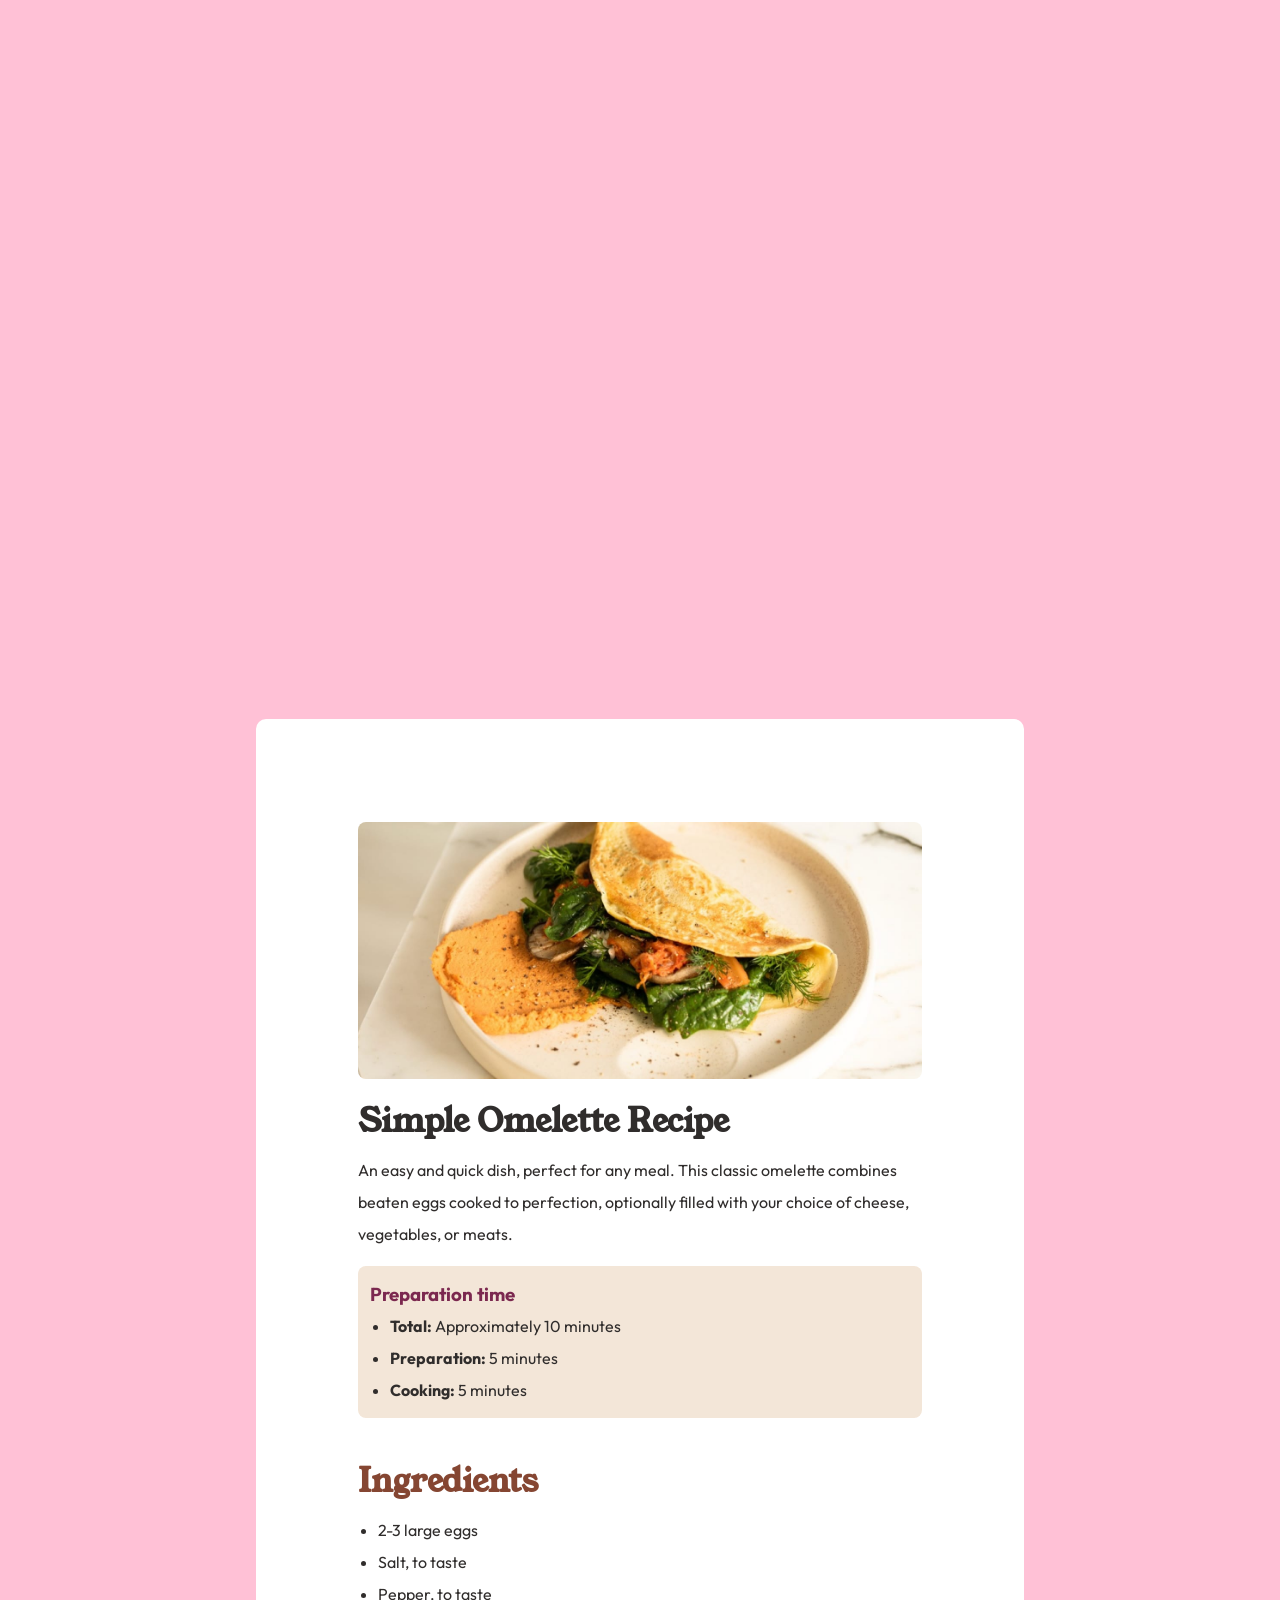
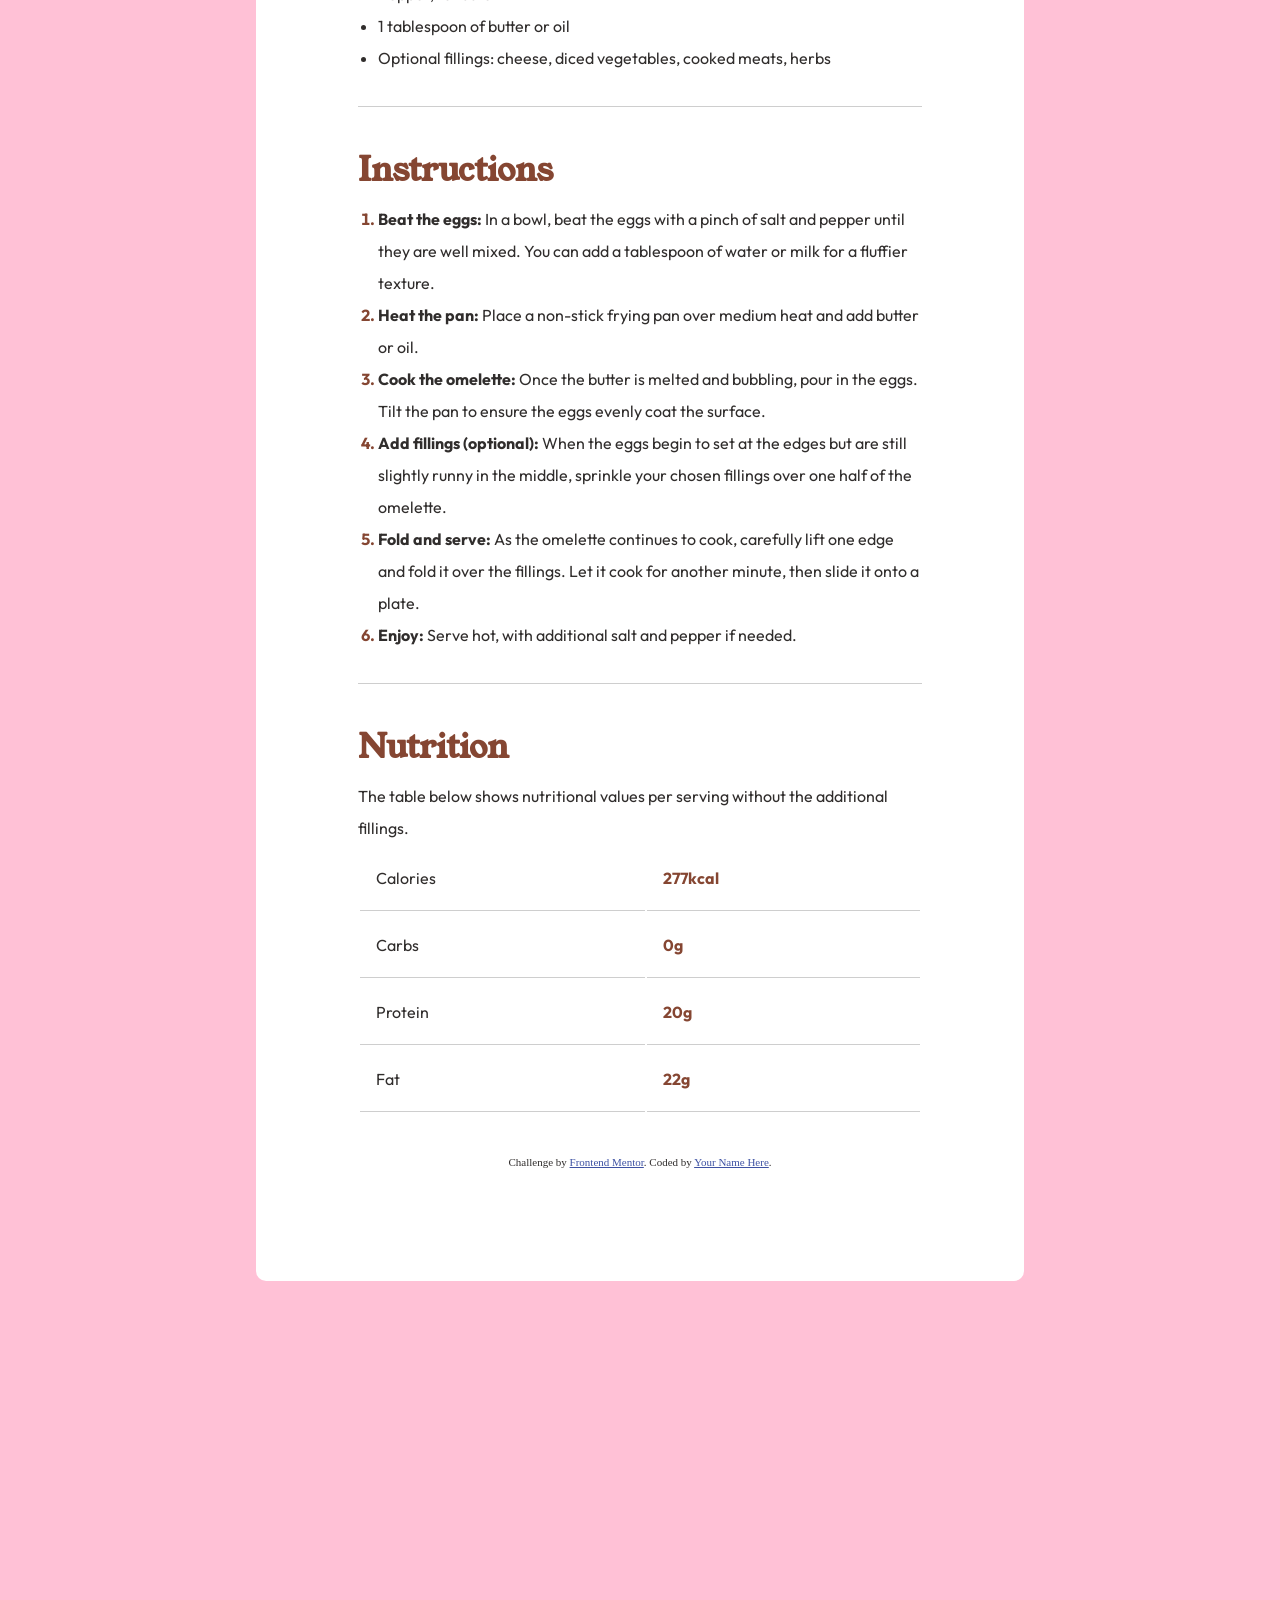
<file: index.html>
<!doctype html>
<html lang="en">
  <head>
    <meta charset="UTF-8" />
    <meta name="viewport" content="width=device-width, initial-scale=1.0" />
    <!-- displays site properly based on user's device -->

    <link
      rel="icon"
      type="image/png"
      sizes="32x32"
      href="./assets/favicon-32x32.png"
    />

    <title>Frontend Mentor | Recipe page</title>

    <!-- Feel free to remove these styles or customise in your own stylesheet 👍 -->
    <style>
      .attribution {
        font-size: 0.6875rem;
        text-align: center;
      }
      .attribution a {
        color: hsl(228, 45%, 44%);
      }
    </style>
    <link rel="stylesheet" href="style.css" />
  </head>
  <body>
    <div class="receita">
      <div class="img">
        <img src="./assets/image-omelette.jpeg" alt="imagem-omelete" />
      </div>

      <main>
        <div class="texto">
          <h1>Simple Omelette Recipe</h1>
          <p>
            An easy and quick dish, perfect for any meal. This classic omelette
            combines beaten eggs cooked to perfection, optionally filled with
            your choice of cheese, vegetables, or meats.
          </p>
        </div>

        <section class="tempo-receita">
          <h3>Preparation time</h3>
          <ul>
            <li><strong>Total: </strong>Approximately 10 minutes</li>
            <li><strong>Preparation: </strong> 5 minutes</li>
            <li><strong>Cooking: </strong>5 minutes</li>
          </ul>
        </section>

        <section class="ingredients">
          <h2>Ingredients</h2>
          <ul>
            <li>2-3 large eggs</li>
            <li>Salt, to taste</li>
            <li>Pepper, to taste</li>
            <li>1 tablespoon of butter or oil</li>
            <li>
              Optional fillings: cheese, diced vegetables, cooked meats, herbs
            </li>
          </ul>
        </section>

        <section class="instructions">
          <h2>Instructions</h2>
          <ol>
            <li>
              <strong>Beat the eggs:</strong> In a bowl, beat the eggs with a pinch of salt and
              pepper until they are well mixed. You can add a tablespoon of
              water or milk for a fluffier texture.
            </li>
            <li>
              <strong>Heat the pan:</strong> Place a non-stick frying pan over medium heat and
              add butter or oil.
            </li>
            <li>
              <strong>Cook the omelette:</strong> Once the butter is melted and bubbling, pour in
              the eggs. Tilt the pan to ensure the eggs evenly coat the surface.
            </li>
            <li>
              <strong>Add fillings (optional):</strong> When the eggs begin to set at the edges
              but are still slightly runny in the middle, sprinkle your chosen
              fillings over one half of the omelette.
            </li>
            <li>
              <strong>Fold and serve:</strong> As the omelette continues to cook, carefully lift
              one edge and fold it over the fillings. Let it cook for another
              minute, then slide it onto a plate.
            </li>
            <li>
              <strong>Enjoy:</strong> Serve hot, with additional salt and pepper if needed.
            </li>
          </ol>
        </section>

        <section class="nutrition">
          <h2>Nutrition</h2>
          <p>
            The table below shows nutritional values per serving without the
            additional fillings.
          </p>

          <table>
            <tr>
              <td>Calories</td>
              <td><span>277kcal</span></td>
            </tr>
            <tr>
              <td>Carbs</td>
              <td><span>0g</span></td>
            </tr>
            <tr>
              <td>Protein</td>
              <td><span>20g</span></td>
            </tr>
            <tr>
              <td>Fat</td>
              <td><span>22g</span></td>
            </tr>
          </table>
        </section>
        <footer class="attribution">
          Challenge by
          <a href="https://www.frontendmentor.io?ref=challenge"
            >Frontend Mentor</a
          >. Coded by <a href="#">Your Name Here</a>.
        </footer>
      </main>
    </div>
  </body>
</html>
</file>
<file: style.css>
@import url('https://fonts.googleapis.com/css2?family=Young+Serif&display=swap');
@import url('https://fonts.googleapis.com/css2?family=Outfit:wght@100..900&display=swap');


:root {
    --White: hsl(0, 0%, 100%);
    --Stone100: hsl(30, 54%, 90%);
    --Stone150: hsl(30, 18%, 87%);
    --Stone600: hsl(30, 10%, 34%);
    --Stone900: hsl(24, 5%, 18%);
    --Brown800: hsl(14, 45%, 36%);    
    --Rose800: hsl(332, 51%, 32%);
    --background: hsla(340, 100%, 84%, 0.753);
    --Rose50: hsl(330, 100%, 98%);
    --fonte-principal: 'Young Serif', serif;
    --fonte-secundaria: 'Outfit', sans-serif;
    --padding-padrao: 16px 0; 
}

* {
    padding: 0;
    margin: 0;
    box-sizing: border-box;
    color: var(--Stone900);
    line-height: 32px;
}

h1 {
    color: var(--Stone900)
}

h1, h2 {
    font-family: var(--fonte-principal);
    padding: var(--padding-padrao);
    font-size: 2rem;
}

h2 {
    color: var(--Brown800);
}

p, ul, ol, td {
    font-family: var(--fonte-secundaria);
}


ol, ul {
    padding-left: 20px ;
}



ol li::marker {
    color: var(--Brown800);
    font-weight: bold;
}

h3 {
    font-family: var(--fonte-secundaria);
}

body {
    width: 100%;
    height: 400vh;
    background-color: var(--background);
    display: flex;
    justify-content: center;
    align-items: center;
}

img {
    width: 100%;
    border-radius: 8px;
}

.receita {
    width: 60%;
    padding: 8%;
    border-radius: 10px;
    background-color: var(--White);

}

.img {
    width: 100%;
}

.ingredients, .instructions {
    padding: 32px 0;
    border-bottom: 1px solid rgba(0, 0, 0, 0.192);
}

.nutrition {
    width: 100%;
    padding: 32px 0;
}


.tempo-receita {
    width: 100%;
    padding: 12px;
    margin: 16px 0 0 0;
    border-radius: 8px;
    background-color: var(--Stone100);
}

h3 {
    color: var(--Rose800)
}

table {
    width: 100%;
}

span {
    color: var(--Brown800);
    font-weight: bold;
}
td {
    border-bottom: 1px solid rgba(0, 0, 0, 0.192);
    padding: 16px;
}


@media screen and (max-width: 490px) {
    h1, h2, h3 {
        font-size: 1.2rem;
    }

    p, ol li, ul li, td {
       font-size: 80%; 
       line-height: 1.2rem;
    }
    
}

@media screen and (max-width: 360px) {
    h3 {
        font-size: 90%;
    }

    p, ol li, ul li, strong {
        font-size: 80%;
    }
    
}
</file>
